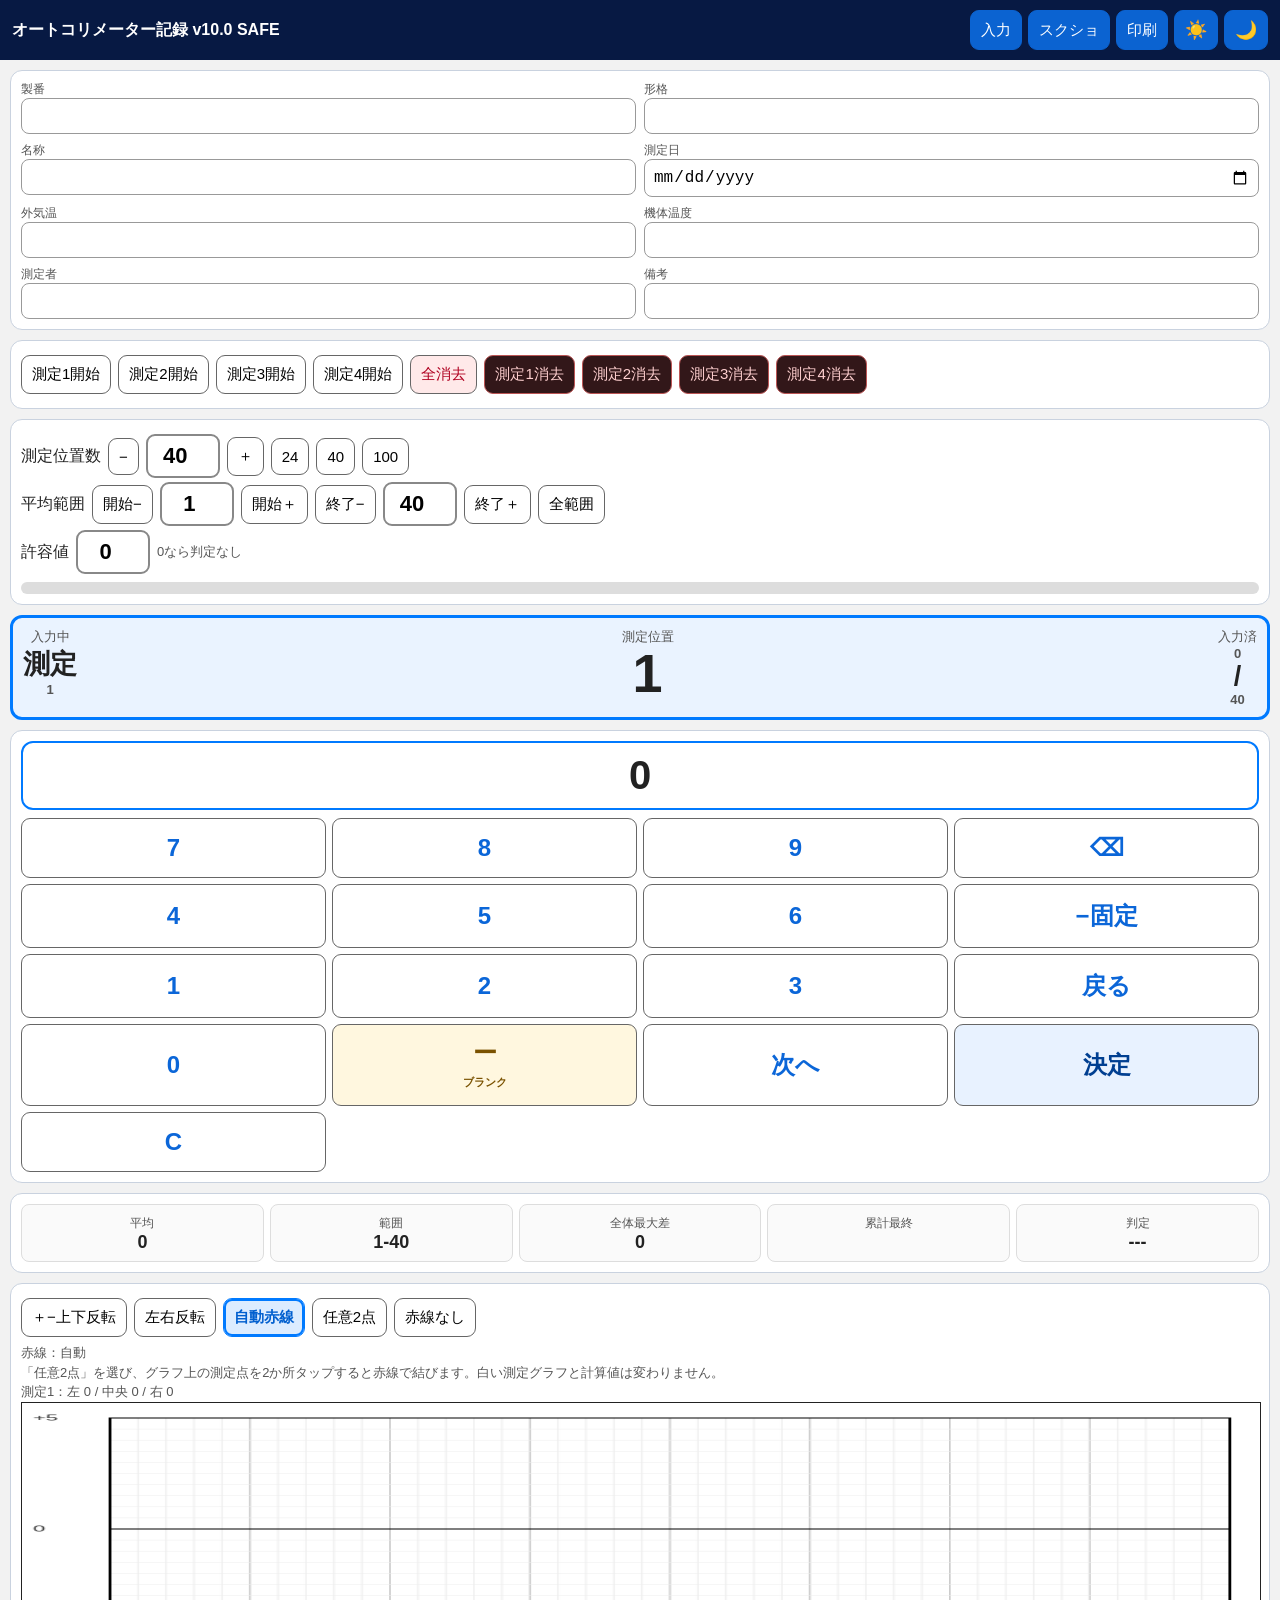
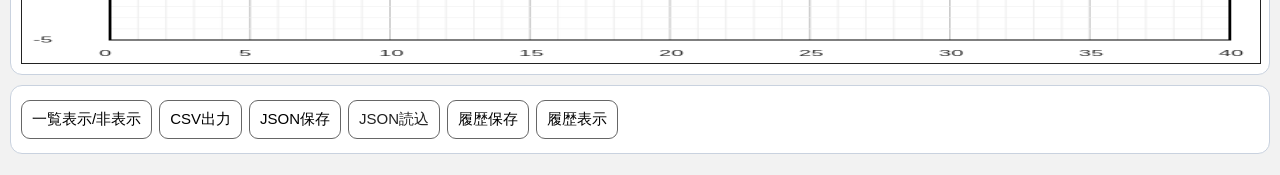
<file: index.html>
<!doctype html>
<html lang="ja">
<head>
  <meta charset="utf-8">
  <meta name="viewport" content="width=device-width,initial-scale=1,maximum-scale=1,user-scalable=no">
  <title>オートコリメーター記録 v10.0 SAFE</title>
  <link rel="manifest" href="./manifest.json">
  <link rel="stylesheet" href="./style.css">
</head>
<body>
<header>
  <div class="title">オートコリメーター記録 v10.0 SAFE</div>
  <div class="topBtns">
    <button id="inputBtn">入力</button>
    <button id="shotBtn">スクショ</button>
    <button id="printBtn">印刷</button>
    <button id="lightBtn" class="themeBtn">☀️</button>
    <button id="darkBtn" class="themeBtn">🌙</button>
  </div>
</header>

<main id="inputView">
  <section class="card">
    <div class="metaGrid">
      <label>製番<input id="serial"></label>
      <label>形格<input id="model"></label>
      <label>名称<input id="name"></label>
      <label>測定日<input id="date" type="date"></label>
      <label>外気温<input id="outsideTemp" inputmode="decimal"></label>
      <label>機体温度<input id="machineTemp" inputmode="decimal"></label>
      <label>測定者<input id="operator"></label>
      <label>備考<input id="note"></label>
    </div>
  </section>

  <section class="card">
    <div class="rowBtns">
      <button data-mode="1">測定1開始</button>
      <button data-mode="2">測定2開始</button>
      <button data-mode="3">測定3開始</button>
      <button data-mode="4">測定4開始</button>
      <button id="clearBtn" class="danger" type="button" onclick="clearAllMeasurements()">全消去</button>
      <button id="clearMode1" class="dangerSub" type="button" onclick="clearOneMeasurement(1)">測定1消去</button>
      <button id="clearMode2" class="dangerSub" type="button" onclick="clearOneMeasurement(2)">測定2消去</button>
      <button id="clearMode3" class="dangerSub" type="button" onclick="clearOneMeasurement(3)">測定3消去</button>
      <button id="clearMode4" class="dangerSub" type="button" onclick="clearOneMeasurement(4)">測定4消去</button>
    </div>
  </section>

  <section class="card" id="controlCard">
    <div class="controlLine">
      <span>測定位置数</span>
      <button id="countMinus">−</button>
      <input id="pointCountInput" class="smallNumInput" type="number" inputmode="numeric" min="0" max="100" value="40">
      <button id="countPlus">＋</button>
      <button data-count="24">24</button>
      <button data-count="40">40</button>
      <button data-count="100">100</button>
    </div>
    <div class="controlLine">
      <span>平均範囲</span>
      <button id="rangeStartMinus">開始−</button>
      <input id="rangeStartInput" class="smallNumInput" type="number" inputmode="numeric" min="1" max="100" value="1">
      <button id="rangeStartPlus">開始＋</button>
      <button id="rangeEndMinus">終了−</button>
      <input id="rangeEndInput" class="smallNumInput" type="number" inputmode="numeric" min="1" max="100" value="40">
      <button id="rangeEndPlus">終了＋</button>
      <button id="rangeAll">全範囲</button>
    </div>
    <div class="controlLine">
      <span>許容値</span>
      <input id="toleranceInput" class="smallNumInput" type="number" inputmode="decimal" step="0.5" min="0" value="0">
      <span class="note">0なら判定なし</span>
    </div>
    <div class="progress"><div id="progressBar"></div></div>
  </section>

  <section class="card current">
    <div><span>入力中</span><strong>測定<span id="modeText">1</span></strong></div>
    <div><span>測定位置</span><strong id="rowText" class="bigNum">1</strong></div>
    <div><span>入力済</span><strong><span id="doneText">0</span>/<span id="totalText">40</span></strong></div>
  </section>

  <section class="card padCard">
    <div id="readout">0</div>
    <div class="pad">
      <button data-key="7">7</button><button data-key="8">8</button><button data-key="9">9</button><button id="backspace">⌫</button>
      <button data-key="4">4</button><button data-key="5">5</button><button data-key="6">6</button><button id="minusLock">−固定</button>
      <button data-key="1">1</button><button data-key="2">2</button><button data-key="3">3</button><button id="prevRow">戻る</button>
      <button data-key="0">0</button><button id="blankBtn" class="blankBtn">ー<br><small>ブランク</small></button><button id="skipRow">次へ</button><button id="commit" class="enter">決定</button>
      <button id="clearBuf">C</button>
    </div>
  </section>

  <section class="card summary">
    <div><span>平均</span><b id="avgText">0</b></div>
    <div><span>範囲</span><b id="rangeLabel">1-40</b></div>
    <div><span>全体最大差</span><b id="devText">0</b></div>
    <div><span>累計最終</span><b id="lastText">0</b></div>
    <div><span>判定</span><b id="judgeText">---</b></div>
  </section>

  <section class="card">
    <div class="rowBtns graphBtns">
      <button id="graphInvertYBtn">＋−上下反転</button>
      <button id="graphInvertXBtn">左右反転</button>
      <button id="autoLineBtn">自動赤線</button>
      <button id="manualLineBtn">任意2点</button>
      <button id="offLineBtn">赤線なし</button>
    </div>
    <div id="manualLineStatus" class="note">赤線：自動</div>
    <div class="note">「任意2点」を選び、グラフ上の測定点を2か所タップすると赤線で結びます。白い測定グラフと計算値は変わりません。</div>
    <div id="devDetailText" class="note">測定1：左 0 / 中央 0 / 右 0</div>
    <canvas id="graph" width="900" height="520"></canvas>
  </section>

  <section class="card">
    <div class="rowBtns">
      <button id="toggleTable">一覧表示/非表示</button>
      <button id="csvBtn">CSV出力</button>
      <button id="jsonBtn">JSON保存</button>
      <label class="fileLabel">JSON読込<input id="jsonLoad" type="file" accept=".json,application/json"></label>
      <button id="historySaveBtn">履歴保存</button>
      <button id="historyToggleBtn">履歴表示</button>
    </div>
    <div id="tableWrap" class="hidden">
      <table id="dataTable">
        <thead><tr><th>位置</th><th>測1</th><th>測2</th><th>測3</th><th>測4</th><th>選択測定平均</th><th>補正</th><th>累計</th></tr></thead>
        <tbody id="tbody"></tbody>
      </table>
    </div>
    <div id="historyWrap" class="hidden">
      <h3>測定履歴</h3>
      <div id="historyList"></div>
    </div>
  </section>
</main>


<main id="shotView" class="hidden">
  <div class="printPreviewControls screenOnly">
    <button id="backInput1">入力画面へ戻る</button>
    <button data-print-mode="1">測定1</button>
    <button data-print-mode="2">測定2</button>
    <button data-print-mode="3">測定3</button>
    <button data-print-mode="4">測定4</button>
    <button id="doPrint">表示中をPDF印刷</button>
    <button id="printAllModes">4測定をPDF印刷</button>
    <button id="pdfSelected">PDF保存（表示中）</button>
    <button id="pdfAllModes">PDF保存（4測定）</button>
  </div>
  <div id="printPages"></div>
</main>

<script src="./calc.js"></script>
<script src="./graph.js"></script>
<script src="./app.js"></script>
<script>
if("serviceWorker" in navigator){window.addEventListener("load",()=>navigator.serviceWorker.register("./service-worker.js").catch(()=>{}))}
</script>
  <div id="printOnlyHost"></div>
</body>
</html>
</file>
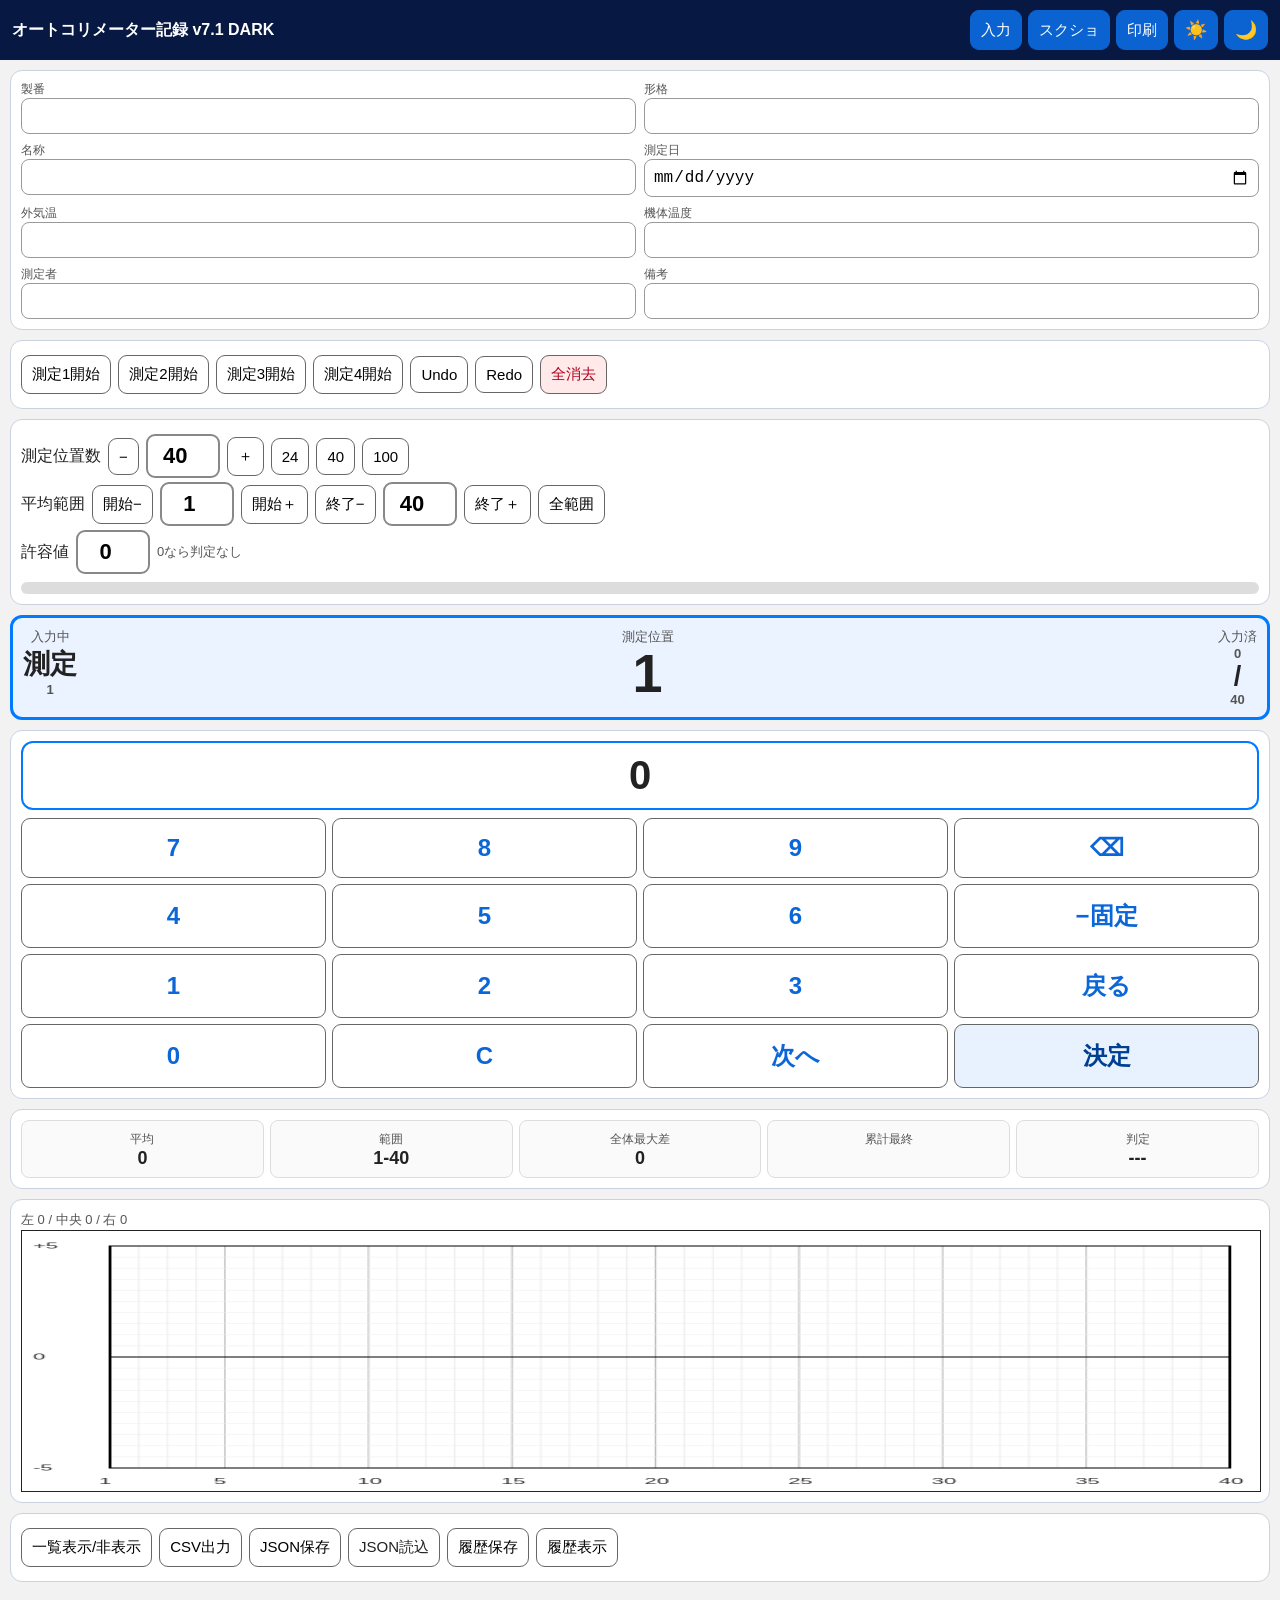
<file: BACKUP_v7_1/index.html>
<!doctype html>
<html lang="ja">
<head>
  <meta charset="utf-8">
  <meta name="viewport" content="width=device-width,initial-scale=1,maximum-scale=1,user-scalable=no">
  <title>オートコリメーター記録 v7.1 DARK</title>
  <link rel="manifest" href="./manifest.json">
  <link rel="stylesheet" href="./style.css">
</head>
<body>
<header>
  <div class="title">オートコリメーター記録 v7.1 DARK</div>
  <div class="topBtns">
    <button id="inputBtn">入力</button>
    <button id="shotBtn">スクショ</button>
    <button id="printBtn">印刷</button>
    <button id="lightBtn" class="themeBtn">☀️</button>
    <button id="darkBtn" class="themeBtn">🌙</button>
  </div>
</header>

<main id="inputView">
  <section class="card">
    <div class="metaGrid">
      <label>製番<input id="serial"></label>
      <label>形格<input id="model"></label>
      <label>名称<input id="name"></label>
      <label>測定日<input id="date" type="date"></label>
      <label>外気温<input id="outsideTemp" inputmode="decimal"></label>
      <label>機体温度<input id="machineTemp" inputmode="decimal"></label>
      <label>測定者<input id="operator"></label>
      <label>備考<input id="note"></label>
    </div>
  </section>

  <section class="card">
    <div class="rowBtns">
      <button data-mode="1">測定1開始</button>
      <button data-mode="2">測定2開始</button>
      <button data-mode="3">測定3開始</button>
      <button data-mode="4">測定4開始</button>
      <button id="undoBtn">Undo</button>
      <button id="redoBtn">Redo</button>
      <button id="clearBtn" class="danger">全消去</button>
    </div>
  </section>

  <section class="card">
    <div class="controlLine">
      <span>測定位置数</span>
      <button id="countMinus">−</button>
      <input id="pointCountInput" class="smallNumInput" type="number" inputmode="numeric" min="0" max="100" value="40">
      <button id="countPlus">＋</button>
      <button data-count="24">24</button>
      <button data-count="40">40</button>
      <button data-count="100">100</button>
    </div>
    <div class="controlLine">
      <span>平均範囲</span>
      <button id="rangeStartMinus">開始−</button>
      <input id="rangeStartInput" class="smallNumInput" type="number" inputmode="numeric" min="1" max="100" value="1">
      <button id="rangeStartPlus">開始＋</button>
      <button id="rangeEndMinus">終了−</button>
      <input id="rangeEndInput" class="smallNumInput" type="number" inputmode="numeric" min="1" max="100" value="40">
      <button id="rangeEndPlus">終了＋</button>
      <button id="rangeAll">全範囲</button>
    </div>
    <div class="controlLine">
      <span>許容値</span>
      <input id="toleranceInput" class="smallNumInput" type="number" inputmode="decimal" step="0.5" min="0" value="0">
      <span class="note">0なら判定なし</span>
    </div>
    <div class="progress"><div id="progressBar"></div></div>
  </section>

  <section class="card current">
    <div><span>入力中</span><strong>測定<span id="modeText">1</span></strong></div>
    <div><span>測定位置</span><strong id="rowText" class="bigNum">1</strong></div>
    <div><span>入力済</span><strong><span id="doneText">0</span>/<span id="totalText">40</span></strong></div>
  </section>

  <section class="card padCard">
    <div id="readout">0</div>
    <div class="pad">
      <button data-key="7">7</button><button data-key="8">8</button><button data-key="9">9</button><button id="backspace">⌫</button>
      <button data-key="4">4</button><button data-key="5">5</button><button data-key="6">6</button><button id="minusLock">−固定</button>
      <button data-key="1">1</button><button data-key="2">2</button><button data-key="3">3</button><button id="prevRow">戻る</button>
      <button data-key="0">0</button><button id="clearBuf">C</button><button id="skipRow">次へ</button><button id="commit" class="enter">決定</button>
    </div>
  </section>

  <section class="card summary">
    <div><span>平均</span><b id="avgText">0</b></div>
    <div><span>範囲</span><b id="rangeLabel">1-40</b></div>
    <div><span>全体最大差</span><b id="devText">0</b></div>
    <div><span>累計最終</span><b id="lastText">0</b></div>
    <div><span>判定</span><b id="judgeText">---</b></div>
  </section>

  <section class="card">
    <div id="devDetailText" class="note">左 0 / 中央 0 / 右 0</div>
    <canvas id="graph" width="900" height="520"></canvas>
  </section>

  <section class="card">
    <div class="rowBtns">
      <button id="toggleTable">一覧表示/非表示</button>
      <button id="csvBtn">CSV出力</button>
      <button id="jsonBtn">JSON保存</button>
      <label class="fileLabel">JSON読込<input id="jsonLoad" type="file" accept=".json,application/json"></label>
      <button id="historySaveBtn">履歴保存</button>
      <button id="historyToggleBtn">履歴表示</button>
    </div>
    <div id="tableWrap" class="hidden">
      <table id="dataTable">
        <thead><tr><th>位置</th><th>測1</th><th>測2</th><th>測3</th><th>測4</th><th>平均</th><th>補正</th><th>累計</th></tr></thead>
        <tbody id="tbody"></tbody>
      </table>
    </div>
    <div id="historyWrap" class="hidden">
      <h3>測定履歴</h3>
      <div id="historyList"></div>
    </div>
  </section>
</main>

<main id="shotView" class="hidden">
  <section class="card printCard">
    <h2>オートコリメーター測定記録</h2>
    <table class="metaTable">
      <tbody>
        <tr><th>製番</th><td id="pSerial"></td><th>形格</th><td id="pModel"></td></tr>
        <tr><th>名称</th><td id="pName"></td><th>測定日</th><td id="pDate"></td></tr>
        <tr><th>外気温</th><td id="pOutside"></td><th>機体温度</th><td id="pMachine"></td></tr>
        <tr><th>測定者</th><td id="pOperator"></td><th>備考</th><td id="pNote"></td></tr>
      </tbody>
    </table>
    <p id="pSummary"></p>
    <p id="pDevDetail"></p>
    <canvas id="printGraph" width="900" height="520"></canvas>
    <div id="printTable"></div>
    <div class="screenBtns">
      <button id="backInput1">入力画面へ戻る</button>
      <button id="doPrint">印刷</button>
    </div>
  </section>
</main>

<script src="./calc.js"></script>
<script src="./graph.js"></script>
<script src="./app.js"></script>
<script>
if("serviceWorker" in navigator){window.addEventListener("load",()=>navigator.serviceWorker.register("./service-worker.js").catch(()=>{}))}
</script>
</body>
</html>
</file>
<file: style.css>
body{font-family:-apple-system,BlinkMacSystemFont,"Segoe UI",sans-serif;margin:0;background:#f2f2f2;color:#222}
header{position:sticky;top:0;z-index:5;background:#071943;color:#fff;padding:10px 12px;display:flex;justify-content:space-between;align-items:center;gap:8px}
.title{font-weight:800}.topBtns{display:flex;gap:6px}button{touch-action:manipulation;-webkit-tap-highlight-color:transparent}
button{font-size:15px;padding:9px 10px;border:1px solid #666;border-radius:9px;background:#fff}.topBtns button{background:#0b63d1;color:white;border-color:#0b63d1}
main{padding:10px}.card{background:#fff;border:1px solid #c9d2df;border-radius:12px;padding:10px;margin-bottom:10px}
.metaGrid{display:grid;grid-template-columns:repeat(2,1fr);gap:8px}.metaGrid label{font-size:12px;color:#555}.metaGrid input{width:100%;box-sizing:border-box;font-size:16px;padding:8px;border:1px solid #999;border-radius:8px}
.rowBtns,.controlLine{display:flex;gap:7px;flex-wrap:wrap;align-items:center;margin:4px 0}.controlLine b{font-size:22px;min-width:36px;text-align:center}.danger{background:#ffe9e9;color:#b00020}
.fileLabel{font-size:15px;padding:9px 10px;border:1px solid #666;border-radius:9px;background:#fff}.fileLabel input{display:none}
.smallNumInput{width:74px;box-sizing:border-box;font-size:22px;font-weight:800;text-align:center;padding:7px;border:2px solid #888;border-radius:9px;background:#fff}
.progress{height:12px;background:#ddd;border-radius:12px;overflow:hidden;margin-top:8px}#progressBar{height:100%;width:0;background:#007aff}
.current{border:3px solid #007aff;background:#eaf3ff;display:flex;justify-content:space-between;text-align:center}.current span{display:block;color:#555;font-size:13px}.current strong{font-size:27px}.bigNum{font-size:54px!important;line-height:1}
#readout{font-size:40px;font-weight:900;text-align:center;padding:10px;border:2px solid #007aff;border-radius:12px;margin-bottom:8px}.pad{display:grid;grid-template-columns:repeat(4,1fr);gap:6px}.pad button{font-size:24px;font-weight:900;padding:15px 0;color:#0b66d8}.pad .enter{background:#e8f2ff;color:#003f91}.minusOn{background:#ffe5e5!important;color:#c00000!important;border:3px solid #c00000!important}
.summary{display:grid;grid-template-columns:repeat(5,1fr);gap:6px}.summary div{background:#fafafa;border:1px solid #ddd;border-radius:8px;padding:8px;text-align:center}.summary span{font-size:12px;color:#555}.summary b{display:block;font-size:18px}.pass{color:#008000}.ng{color:#c00000}
.note{font-size:13px;color:#555;line-height:1.5}canvas{width:100%;height:260px;border:1px solid #222;background:#fff;display:block}
table{border-collapse:collapse;width:100%;font-size:12px}th,td{border:1px solid #aaa;padding:4px;text-align:center}th{background:#eee}td button{width:100%;min-height:30px;border:1px solid #bbb;border-radius:5px;background:#fff}
.hidden{display:none!important}.printCard{background:#fff;color:#000}.printCard h2{text-align:center;margin:0 0 8px}.metaTable{font-size:14px;margin-bottom:8px}#printGraph{height:520px;margin:8px 0}.screenBtns{display:flex;gap:8px;margin-top:10px}
.histItem{border:1px solid #ddd;border-radius:8px;padding:8px;margin:6px 0;background:#fafafa;display:flex;gap:6px;justify-content:space-between;align-items:center;flex-wrap:wrap}
@media print{header,.screenBtns{display:none!important}body{background:#fff}main{padding:0}.card{border:1px solid #000;border-radius:0}#printGraph{height:520px}}
@media(max-width:520px){.metaGrid{grid-template-columns:1fr}.summary{grid-template-columns:repeat(2,1fr)}.current strong{font-size:22px}.bigNum{font-size:44px!important}}


/* v7.1 dark mode */
.themeBtn{min-width:44px;font-size:18px;padding:8px 10px}
body.dark{background:#0f1115;color:#e9edf5}
body.dark header{background:#05070b;color:#fff;border-bottom:1px solid #2b3445}
body.dark .card{background:#171b22;border-color:#333d4e;color:#e9edf5}
body.dark .metaGrid label,body.dark .current span,body.dark .summary span,body.dark .note{color:#b8c0cc}
body.dark input,body.dark .smallNumInput{background:#0f141c;color:#f5f7fb;border-color:#566276}
body.dark button{background:#202734;color:#f4f7ff;border-color:#566276}
body.dark .topBtns button{background:#12376b;color:#fff;border-color:#2e6ac4}
body.dark .danger{background:#3a1717;color:#ffb5b5;border-color:#8d3a3a}
body.dark .fileLabel{background:#202734;color:#f4f7ff;border-color:#566276}
body.dark .progress{background:#303846}
body.dark .current{background:#10243f;border-color:#2f8cff}
body.dark #readout{background:#0f141c;color:#fff;border-color:#2f8cff}
body.dark .pad .enter{background:#12376b;color:#fff}
body.dark .summary div{background:#11161e;border-color:#333d4e}
body.dark canvas{background:#0d1117;border-color:#596579}
body.dark table{color:#e9edf5}
body.dark th{background:#242b36}
body.dark td,body.dark th{border-color:#596579}
body.dark td button{background:#11161e;color:#e9edf5;border-color:#596579}
body.dark .printCard{background:#171b22;color:#e9edf5}
body.dark .histItem{background:#11161e;border-color:#333d4e}
@media print{body.dark{background:#fff;color:#000}body.dark .printCard{background:#fff;color:#000}body.dark canvas{background:#fff}}

/* v7.2 graph controls */
.graphBtns{margin-bottom:6px}.graphBtns button.active{background:#dcecff;border-color:#007aff;color:#005fcf;font-weight:800}body.dark .graphBtns button.active{background:#12376b;border-color:#2f8cff;color:#fff}

/* v7.8 independent table */
td button.disabledCell, body.dark td button.disabledCell{opacity:.25;background:transparent;color:transparent;border-color:#444;pointer-events:none}

button.dangerSub{border-color:#b55;color:#ffd0d0;background:#321719}
button.dangerSub:active{background:#4a2024}

.blankBtn{line-height:1.05;background:#fff7df!important;color:#7a5200!important}
.blankBtn small{font-size:11px;font-weight:700}
body.dark .blankBtn{background:#4b3b15!important;color:#ffe5a2!important;border-color:#8d742f!important}
#graph.manualPick{cursor:crosshair;touch-action:manipulation}
.graphBtns button.active{box-shadow:inset 0 0 0 2px #007aff}


/* v8.5 現場標準レイアウト1 */
#shotView{background:#737373;min-height:100vh;overflow:auto;padding:12px}
.printPreviewControls{position:sticky;top:0;z-index:20;display:flex;flex-wrap:wrap;gap:7px;padding:8px;margin:0 auto 10px;max-width:194mm;background:#171b22;border:1px solid #596579;border-radius:10px}
.printPreviewControls button.active{background:#0b63d1;color:#fff;border-color:#2f8cff}
#printPages{display:flex;flex-direction:column;align-items:center;gap:12px}
.printSheet{box-sizing:border-box;width:194mm;height:281mm;padding:3mm;background:#fff;color:#000;border:1px solid #000;display:none;flex-direction:column;page-break-after:always;break-after:page;font-family:"Yu Gothic","Meiryo",sans-serif}
.printSheet.active{display:flex}
.fieldPrintTitle{position:relative;height:9mm;display:flex;align-items:center;justify-content:center;font-size:15pt;font-weight:800;letter-spacing:.05em}
.fieldPrintTitle .modeLabel{position:absolute;right:2mm;bottom:1mm;font-size:9pt;font-weight:700}
.fieldMeta{width:100%;height:28mm;table-layout:fixed;border-collapse:collapse;font-size:8.5pt}
.fieldMeta th,.fieldMeta td{border:1px solid #000;padding:1mm 1.4mm;background:#fff;color:#000}
.fieldMeta th{width:12mm;font-weight:700;white-space:nowrap}
.fieldMeta .nameCell{text-align:center;font-size:10pt;font-weight:700;line-height:1.45}
.fieldBody{flex:1;min-height:0;display:grid;grid-template-columns:49.5% 50.5%;border-left:1px solid #000;border-right:1px solid #000;border-bottom:1px solid #000}
.fieldTableWrap,.fieldGraphWrap{min-width:0;min-height:0}
.fieldTable{width:100%;height:100%;table-layout:fixed;border-collapse:collapse;font-size:6.6pt}
.fieldTable th,.fieldTable td{padding:0;height:auto;border:1px solid #000;background:#fff;color:#000;text-align:center;line-height:1}
.fieldTable thead tr:first-child{height:7mm}
.fieldTable thead tr:last-child{height:6mm}
.fieldTable .posCol{width:10%}.fieldTable .measureCol{width:18%}.fieldTable .avgCol{width:18%}.fieldTable .corrCol{width:16%}.fieldTable .cumCol{width:18%}
.fieldGraphWrap{display:flex;flex-direction:column;border-left:1px solid #000}
.fieldGraphHeading{height:13mm;box-sizing:border-box;display:flex;align-items:center;justify-content:center;border-bottom:1px solid #000;font-size:9pt;font-weight:700}
.fieldPrintGraph{flex:1;min-height:0;width:100%;height:100%;border:0;background:#fff}
.fieldFooter{height:14mm;display:grid;grid-template-columns:14% 14% 15% 25% 32%;border-left:1px solid #000;border-right:1px solid #000;border-bottom:1px solid #000;font-size:7.5pt}
.fieldFooter>div{border-right:1px solid #000;display:flex;flex-direction:column;align-items:center;justify-content:center;text-align:center;padding:.5mm}
.fieldFooter>div:last-child{border-right:0}
.fieldFooter b{font-size:9pt;margin-top:.5mm}
.fieldFooter .notePrint{align-items:flex-start;text-align:left;padding-left:2mm;overflow:hidden}
@media screen and (max-width:820px){#shotView{padding:6px}}
@page{size:A4 portrait;margin:8mm}
@media print{
 html,body{width:auto!important;height:auto!important;background:#fff!important}
 header,#inputView,.screenOnly{display:none!important}
 #shotView{display:block!important;padding:0!important;background:#fff!important;overflow:visible!important}
 #printPages{display:block!important}
 .printSheet{display:none;width:194mm;height:281mm;padding:3mm;margin:0;border:0;box-shadow:none}
 body.printing-all .printSheet{display:flex!important}
 body.printing-selected .printSheet.active{display:flex!important}
 body.printing-selected .printSheet:not(.active){display:none!important}
 .printSheet:last-child{page-break-after:auto;break-after:auto}
}


/* v8.6 印刷品質調整 */
.printSheet,
.printSheet *{
  -webkit-print-color-adjust:exact;
  print-color-adjust:exact;
}
.printSheet,
.printSheet table,
.printSheet th,
.printSheet td,
.printSheet .fieldPrintTitle,
.printSheet .fieldGraphHeading,
.printSheet .fieldFooter,
.printSheet .fieldMeta,
.printSheet .fieldTable{
  background:#fff!important;
  color:#000!important;
}
.printSheet th,
.printSheet td{
  border-color:#000!important;
}
.fieldGraphHeading{
  padding:0!important;
  display:grid!important;
  grid-template-rows:6.5mm 6.5mm;
  align-items:stretch!important;
}
.fieldGraphTitle{
  display:flex;
  justify-content:center;
  align-items:center;
  border-bottom:1px solid #000;
  font-size:9pt;
  font-weight:700;
}
.fieldScaleLabels{
  position:relative;
  height:100%;
  overflow:visible;
  font-size:6.5pt;
  font-weight:500;
}
.fieldScaleLabels span{
  position:absolute;
  top:50%;
  transform:translate(-50%,-50%);
  white-space:nowrap;
}
.fieldPrintGraph{
  display:block;
  width:100%!important;
  height:100%!important;
}
@media print{
  .printSheet,
  .printSheet *{
    background:#fff!important;
    color:#000!important;
    box-shadow:none!important;
    text-shadow:none!important;
  }
  .printSheet th,
  .printSheet td{
    background:#fff!important;
    color:#000!important;
    border-color:#000!important;
  }
}


/* v8.7 印刷レイアウト微調整 */
.fieldBody{
  column-gap:0!important;
  gap:0!important;
}
.fieldTableWrap{
  margin:0!important;
  padding:0!important;
}
.fieldGraphWrap{
  margin:0!important;
  padding:0!important;
  border-left:0!important;
}
.fieldTable{
  border-right:1px solid #000!important;
}
.fieldPrintGraph{
  margin:0!important;
  padding:0!important;
}
.fieldScaleLabels span{
  font-size:6.2pt!important;
}


/* v8.8 A4 1ページ安定化 */
@page{size:A4 portrait;margin:0!important}
@media print{
 html,body{margin:0!important;padding:0!important;width:210mm!important;height:auto!important}
 #shotView{margin:0!important;padding:0!important}
 .printSheet{
  box-sizing:border-box!important;width:210mm!important;height:296mm!important;max-height:296mm!important;
  padding:9mm 10mm 10mm!important;overflow:hidden!important;
  page-break-inside:avoid!important;break-inside:avoid!important
 }
 .fieldPrintTitle{height:8mm!important;font-size:13pt!important}
 .fieldMeta{height:25mm!important}
 .fieldFooter{height:12mm!important}
}


/* v9.1 スキャン原本準拠・現場標準レイアウト1 */
.printSheet{
  width:194mm!important;
  height:281mm!important;
  padding:6mm 9mm 7mm!important;
  border:0!important;
}
.fieldPrintTitle{
  height:8mm!important;
  justify-content:flex-start!important;
  font-size:0!important;
}
.fieldPrintTitle::after{
  content:"";
}
.fieldPrintTitle .modeLabel{
  right:0!important;
  bottom:0!important;
  font-size:7pt!important;
}
.fieldMeta{
  height:18mm!important;
  font-size:7.2pt!important;
}
.fieldMeta th,.fieldMeta td{
  padding:.35mm .8mm!important;
  line-height:1.05!important;
}
.fieldMeta th{width:10mm!important}
.fieldMeta .nameCell{
  text-align:left!important;
  font-size:7.5pt!important;
  font-weight:400!important;
  padding-left:1mm!important;
}
.fieldBody{
  grid-template-columns:41% 59%!important;
  border-top:0!important;
}
.fieldTable{
  font-size:6.4pt!important;
}
.fieldTable thead tr:first-child{height:5mm!important}
.fieldTable thead tr:last-child{height:5mm!important}
.fieldTable th,.fieldTable td{
  border-width:.35mm!important;
}
.fieldTable .posCol{width:14%!important}
.fieldTable .measureCol{width:18%!important}
.fieldTable .avgCol{width:18%!important}
.fieldTable .corrCol{width:15%!important}
.fieldTable .cumCol{width:17%!important}
.fieldGraphHeading{
  height:10mm!important;
  grid-template-rows:5mm 5mm!important;
  border-bottom:.35mm solid #000!important;
}
.fieldGraphTitle{
  font-size:7pt!important;
  border-bottom:0!important;
}
.fieldScaleLabels{
  font-size:6pt!important;
}
.fieldScaleLabels span{
  font-size:6pt!important;
}
.fieldFooter{
  height:12mm!important;
  grid-template-columns:34% 18% 24% 24%!important;
  font-size:6.5pt!important;
}
.fieldFooter>div:nth-child(2),
.fieldFooter>div:nth-child(3),
.fieldFooter>div:nth-child(4){
  display:none!important;
}
.fieldFooter>div:first-child{
  grid-column:2/3;
}
.fieldFooter .notePrint{
  grid-column:3/5;
}
.scanFooterInfo{
  height:11mm;
  display:grid;
  grid-template-columns:34% 18% 24% 24%;
  border-left:.35mm solid #000;
  border-right:.35mm solid #000;
  border-bottom:.35mm solid #000;
  font-size:6.5pt;
}
.scanFooterInfo>div{
  border-right:.35mm solid #000;
  display:flex;
  align-items:center;
  padding:0 1mm;
}
.scanFooterInfo>div:last-child{border-right:0}
.scanFooterLeft{
  display:grid!important;
  grid-template-rows:repeat(3,1fr);
  padding:0!important;
}
.scanFooterLeft span{
  border-bottom:.25mm solid #000;
  padding-left:1mm;
  display:flex;
  align-items:center;
}
.scanFooterLeft span:last-child{border-bottom:0}
@media print{
 .printSheet{
  width:210mm!important;
  height:296mm!important;
  padding:12mm 18mm 12mm!important;
 }
}


/* v9.2 スキャン原本完全再現向け上書き */
.printSheet{
  width:194mm!important;
  height:281mm!important;
  padding:5mm 8mm 6mm!important;
  border:0!important;
  font-family:"Yu Gothic","Meiryo",sans-serif!important;
}
.originalTopCode{
  height:7mm;
  position:relative;
}
.originalTopCode::after{
  content:"";
  position:absolute;
  right:0;
  bottom:1mm;
  font-size:6.5pt;
}
.fieldPrintTitle{display:none!important}

.originalMeta{
  height:17mm!important;
  border-collapse:collapse!important;
  table-layout:fixed!important;
  font-size:6.8pt!important;
}
.originalMeta th,.originalMeta td{
  border:.32mm solid #000!important;
  background:#fff!important;
  color:#000!important;
  padding:.15mm .6mm!important;
  line-height:1.05!important;
  vertical-align:middle!important;
}
.originalMeta th{
  width:11mm!important;
  font-weight:700!important;
  text-align:left!important;
  white-space:nowrap!important;
}
.originalMeta .nameHead{
  width:11mm!important;
  text-align:left!important;
}
.originalMeta .nameCell{
  width:52mm!important;
  text-align:left!important;
  font-size:7pt!important;
  font-weight:400!important;
  padding-left:.8mm!important;
}

.fieldBody{
  flex:1!important;
  min-height:0!important;
  display:grid!important;
  grid-template-columns:40.7% 59.3%!important;
  gap:0!important;
  border-left:.32mm solid #000!important;
  border-right:.32mm solid #000!important;
  border-bottom:0!important;
}
.fieldTableWrap,.fieldGraphWrap{
  min-width:0!important;
  min-height:0!important;
  margin:0!important;
  padding:0!important;
}
.fieldTable{
  width:100%!important;
  height:100%!important;
  table-layout:fixed!important;
  border-collapse:collapse!important;
  font-size:6.1pt!important;
  border-right:.32mm solid #000!important;
}
.fieldTable th,.fieldTable td{
  padding:0!important;
  border:.25mm solid #000!important;
  background:#fff!important;
  color:#000!important;
  text-align:center!important;
  line-height:1!important;
}
.fieldTable thead tr:first-child{height:4.5mm!important}
.fieldTable thead tr:last-child{height:4.2mm!important}
.fieldTable .posCol{width:14%!important}
.fieldTable .measureCol{width:18%!important}
.fieldTable .avgCol{width:18%!important}
.fieldTable .corrCol{width:15%!important}
.fieldTable .cumCol{width:17%!important}

.fieldGraphWrap{
  display:flex!important;
  flex-direction:column!important;
  border-left:0!important;
}
.fieldGraphHeading{
  height:8.7mm!important;
  display:grid!important;
  grid-template-rows:4.4mm 4.3mm!important;
  border-bottom:.32mm solid #000!important;
  background:#fff!important;
  overflow:visible!important;
}
.fieldGraphTitle{
  display:flex!important;
  align-items:center!important;
  justify-content:center!important;
  font-size:6.8pt!important;
  font-weight:700!important;
  border:0!important;
  white-space:nowrap!important;
}
.fieldScaleLabels{
  position:relative!important;
  overflow:visible!important;
  height:100%!important;
  font-size:5.5pt!important;
}
.fieldScaleLabels span{
  position:absolute!important;
  top:50%!important;
  width:10mm!important;
  margin-left:-5mm!important;
  transform:translateY(-50%)!important;
  text-align:center!important;
  white-space:nowrap!important;
  font-size:5.5pt!important;
  line-height:1!important;
}
.fieldPrintGraph{
  flex:1!important;
  width:100%!important;
  height:100%!important;
  display:block!important;
  margin:0!important;
  padding:0!important;
  border:0!important;
  background:#fff!important;
}

.scanFooterInfo,.fieldFooter{display:none!important}
.originalFooter{
  height:10.5mm;
  display:grid;
  grid-template-columns:40.7% 18% 18% 23.3%;
  border-left:.32mm solid #000;
  border-right:.32mm solid #000;
  border-bottom:.32mm solid #000;
  font-size:6.2pt;
}
.originalFooter>div{
  border-right:.32mm solid #000;
  min-width:0;
}
.originalFooter>div:last-child{border-right:0}
.originalFooterLeft{
  display:grid;
  grid-template-rows:repeat(3,1fr);
}
.originalFooterLeft>div{
  display:grid;
  grid-template-columns:1fr 11mm;
  border-bottom:.25mm solid #000;
  align-items:center;
}
.originalFooterLeft>div:last-child{border-bottom:0}
.originalFooterLeft span:first-child{padding-left:1mm}
.unitCell{
  height:100%;
  border-left:.25mm solid #000;
  display:flex;
  align-items:center;
  justify-content:center;
}
.judgeLabel,.judgeValue,.footerBlank{
  display:flex;
  align-items:center;
  justify-content:center;
}
.judgeValue{font-weight:700}

@media print{
 @page{size:A4 portrait;margin:0!important}
 html,body{margin:0!important;padding:0!important;width:210mm!important;height:297mm!important}
 .printSheet{
   width:210mm!important;
   height:297mm!important;
   padding:8mm 17mm 8mm!important;
   overflow:hidden!important;
   page-break-after:always!important;
   break-after:page!important;
 }
 .printSheet:last-child{page-break-after:auto!important;break-after:auto!important}
}


/* v9.3 仕上げ版：目盛数字非表示・A4一枚固定 */
.fieldScaleLabels{
  visibility:hidden!important;
}
.fieldScaleLabels span{
  display:none!important;
}
.fieldGraphHeading{
  grid-template-rows:4.4mm 4.3mm!important;
}
.printSheet{
  width:194mm!important;
  height:278mm!important;
  padding:4mm 8mm 5mm!important;
}
.originalTopCode{height:5.5mm!important}
.originalMeta{height:16mm!important}
.originalFooter{height:9.5mm!important}
.fieldGraphTitle{font-size:6.5pt!important}

@media print{
  @page{size:A4 portrait;margin:0!important}
  html,body{
    margin:0!important;
    padding:0!important;
    width:210mm!important;
    height:297mm!important;
    overflow:hidden!important;
  }
  #shotView{
    margin:0!important;
    padding:0!important;
    overflow:hidden!important;
  }
  #printPages{
    margin:0!important;
    padding:0!important;
    display:block!important;
  }
  .printSheet{
    box-sizing:border-box!important;
    width:210mm!important;
    height:294mm!important;
    max-height:294mm!important;
    padding:7mm 16mm 7mm!important;
    overflow:hidden!important;
    page-break-inside:avoid!important;
    break-inside:avoid!important;
    page-break-after:always!important;
    break-after:page!important;
  }
  .printSheet:last-child{
    page-break-after:auto!important;
    break-after:auto!important;
  }
  .originalTopCode{height:5mm!important}
  .originalMeta{height:15.5mm!important}
  .originalFooter{height:9mm!important}
}


/* v9.4 印刷反転対応・A4一枚収容強化 */
.printSheet{
  width:190mm!important;
  height:268mm!important;
  padding:3mm 7mm 4mm!important;
}
.originalTopCode{height:4.5mm!important}
.originalMeta{height:15mm!important}
.originalFooter{height:8.5mm!important}
.fieldGraphHeading{height:8mm!important;grid-template-rows:4mm 4mm!important}
.fieldTable thead tr:first-child{height:4.2mm!important}
.fieldTable thead tr:last-child{height:3.9mm!important}

@media print{
  @page{size:A4 portrait;margin:0!important}
  html,body{
    margin:0!important;
    padding:0!important;
    width:210mm!important;
    height:297mm!important;
    overflow:hidden!important;
  }
  #shotView,#printPages{
    margin:0!important;
    padding:0!important;
    overflow:hidden!important;
  }
  .printSheet{
    width:210mm!important;
    height:276mm!important;
    max-height:276mm!important;
    padding:5mm 17mm 5mm!important;
    overflow:hidden!important;
    page-break-inside:avoid!important;
    break-inside:avoid!important;
  }
  .originalTopCode{height:4mm!important}
  .originalMeta{height:14.5mm!important}
  .originalFooter{height:8mm!important}
  .fieldGraphHeading{height:7.5mm!important;grid-template-rows:3.8mm 3.7mm!important}
}


/* v9.5 空白2ページ目の発生を防止 */
@media print{
  /* 表示中の1測定だけ印刷する場合、強制改ページを完全解除 */
  body.printing-selected .printSheet.active{
    display:flex!important;
    page-break-after:auto!important;
    break-after:auto!important;
    page-break-before:auto!important;
    break-before:auto!important;
  }
  body.printing-selected .printSheet:not(.active){
    display:none!important;
    page-break-after:auto!important;
    break-after:auto!important;
  }

  /* 4測定印刷時だけページ区切りを使う */
  body.printing-all .printSheet{
    display:flex!important;
    page-break-after:always!important;
    break-after:page!important;
  }
  body.printing-all .printSheet:last-child{
    page-break-after:auto!important;
    break-after:auto!important;
  }

  /* AirPrintの実印刷領域に余裕を持たせる */
  body.printing-selected .printSheet{
    height:268mm!important;
    max-height:268mm!important;
    padding-top:4mm!important;
    padding-bottom:4mm!important;
    overflow:hidden!important;
  }
}


/* v9.6 AirPrint専用印刷エンジン */
#printOnlyHost{
  display:none;
}

@media print{
  @page{
    size:A4 portrait;
    margin:0!important;
  }

  html,body{
    margin:0!important;
    padding:0!important;
    width:210mm!important;
    height:297mm!important;
    overflow:hidden!important;
    background:#fff!important;
  }

  header,
  #inputView,
  #shotView{
    display:none!important;
  }

  #printOnlyHost{
    display:block!important;
    position:absolute!important;
    left:0!important;
    top:0!important;
    width:210mm!important;
    height:297mm!important;
    overflow:hidden!important;
    background:#fff!important;
  }

  #printOnlyHost .printStage{
    position:absolute!important;
    left:0!important;
    top:0!important;
    width:210mm!important;
    height:297mm!important;
    overflow:hidden!important;
    transform-origin:top left!important;
  }

  #printOnlyHost .printSheet{
    display:flex!important;
    box-sizing:border-box!important;
    width:210mm!important;
    height:297mm!important;
    max-height:297mm!important;
    margin:0!important;
    padding:7mm 16mm 7mm!important;
    border:0!important;
    overflow:hidden!important;
    page-break-after:auto!important;
    break-after:auto!important;
    page-break-before:auto!important;
    break-before:auto!important;
    page-break-inside:avoid!important;
    break-inside:avoid!important;
  }

  #printOnlyHost .printSheet *{
    box-sizing:border-box!important;
  }
}
</file>
<file: BACKUP_v7_1/style.css>
body{font-family:-apple-system,BlinkMacSystemFont,"Segoe UI",sans-serif;margin:0;background:#f2f2f2;color:#222}
header{position:sticky;top:0;z-index:5;background:#071943;color:#fff;padding:10px 12px;display:flex;justify-content:space-between;align-items:center;gap:8px}
.title{font-weight:800}.topBtns{display:flex;gap:6px}button{touch-action:manipulation;-webkit-tap-highlight-color:transparent}
button{font-size:15px;padding:9px 10px;border:1px solid #666;border-radius:9px;background:#fff}.topBtns button{background:#0b63d1;color:white;border-color:#0b63d1}
main{padding:10px}.card{background:#fff;border:1px solid #c9d2df;border-radius:12px;padding:10px;margin-bottom:10px}
.metaGrid{display:grid;grid-template-columns:repeat(2,1fr);gap:8px}.metaGrid label{font-size:12px;color:#555}.metaGrid input{width:100%;box-sizing:border-box;font-size:16px;padding:8px;border:1px solid #999;border-radius:8px}
.rowBtns,.controlLine{display:flex;gap:7px;flex-wrap:wrap;align-items:center;margin:4px 0}.controlLine b{font-size:22px;min-width:36px;text-align:center}.danger{background:#ffe9e9;color:#b00020}
.fileLabel{font-size:15px;padding:9px 10px;border:1px solid #666;border-radius:9px;background:#fff}.fileLabel input{display:none}
.smallNumInput{width:74px;box-sizing:border-box;font-size:22px;font-weight:800;text-align:center;padding:7px;border:2px solid #888;border-radius:9px;background:#fff}
.progress{height:12px;background:#ddd;border-radius:12px;overflow:hidden;margin-top:8px}#progressBar{height:100%;width:0;background:#007aff}
.current{border:3px solid #007aff;background:#eaf3ff;display:flex;justify-content:space-between;text-align:center}.current span{display:block;color:#555;font-size:13px}.current strong{font-size:27px}.bigNum{font-size:54px!important;line-height:1}
#readout{font-size:40px;font-weight:900;text-align:center;padding:10px;border:2px solid #007aff;border-radius:12px;margin-bottom:8px}.pad{display:grid;grid-template-columns:repeat(4,1fr);gap:6px}.pad button{font-size:24px;font-weight:900;padding:15px 0;color:#0b66d8}.pad .enter{background:#e8f2ff;color:#003f91}.minusOn{background:#ffe5e5!important;color:#c00000!important;border:3px solid #c00000!important}
.summary{display:grid;grid-template-columns:repeat(5,1fr);gap:6px}.summary div{background:#fafafa;border:1px solid #ddd;border-radius:8px;padding:8px;text-align:center}.summary span{font-size:12px;color:#555}.summary b{display:block;font-size:18px}.pass{color:#008000}.ng{color:#c00000}
.note{font-size:13px;color:#555;line-height:1.5}canvas{width:100%;height:260px;border:1px solid #222;background:#fff;display:block}
table{border-collapse:collapse;width:100%;font-size:12px}th,td{border:1px solid #aaa;padding:4px;text-align:center}th{background:#eee}td button{width:100%;min-height:30px;border:1px solid #bbb;border-radius:5px;background:#fff}
.hidden{display:none!important}.printCard{background:#fff;color:#000}.printCard h2{text-align:center;margin:0 0 8px}.metaTable{font-size:14px;margin-bottom:8px}#printGraph{height:520px;margin:8px 0}.screenBtns{display:flex;gap:8px;margin-top:10px}
.histItem{border:1px solid #ddd;border-radius:8px;padding:8px;margin:6px 0;background:#fafafa;display:flex;gap:6px;justify-content:space-between;align-items:center;flex-wrap:wrap}
@media print{header,.screenBtns{display:none!important}body{background:#fff}main{padding:0}.card{border:1px solid #000;border-radius:0}#printGraph{height:520px}}
@media(max-width:520px){.metaGrid{grid-template-columns:1fr}.summary{grid-template-columns:repeat(2,1fr)}.current strong{font-size:22px}.bigNum{font-size:44px!important}}


/* v7.1 dark mode */
.themeBtn{min-width:44px;font-size:18px;padding:8px 10px}
body.dark{background:#0f1115;color:#e9edf5}
body.dark header{background:#05070b;color:#fff;border-bottom:1px solid #2b3445}
body.dark .card{background:#171b22;border-color:#333d4e;color:#e9edf5}
body.dark .metaGrid label,body.dark .current span,body.dark .summary span,body.dark .note{color:#b8c0cc}
body.dark input,body.dark .smallNumInput{background:#0f141c;color:#f5f7fb;border-color:#566276}
body.dark button{background:#202734;color:#f4f7ff;border-color:#566276}
body.dark .topBtns button{background:#12376b;color:#fff;border-color:#2e6ac4}
body.dark .danger{background:#3a1717;color:#ffb5b5;border-color:#8d3a3a}
body.dark .fileLabel{background:#202734;color:#f4f7ff;border-color:#566276}
body.dark .progress{background:#303846}
body.dark .current{background:#10243f;border-color:#2f8cff}
body.dark #readout{background:#0f141c;color:#fff;border-color:#2f8cff}
body.dark .pad .enter{background:#12376b;color:#fff}
body.dark .summary div{background:#11161e;border-color:#333d4e}
body.dark canvas{background:#0d1117;border-color:#596579}
body.dark table{color:#e9edf5}
body.dark th{background:#242b36}
body.dark td,body.dark th{border-color:#596579}
body.dark td button{background:#11161e;color:#e9edf5;border-color:#596579}
body.dark .printCard{background:#171b22;color:#e9edf5}
body.dark .histItem{background:#11161e;border-color:#333d4e}
@media print{body.dark{background:#fff;color:#000}body.dark .printCard{background:#fff;color:#000}body.dark canvas{background:#fff}}
</file>
